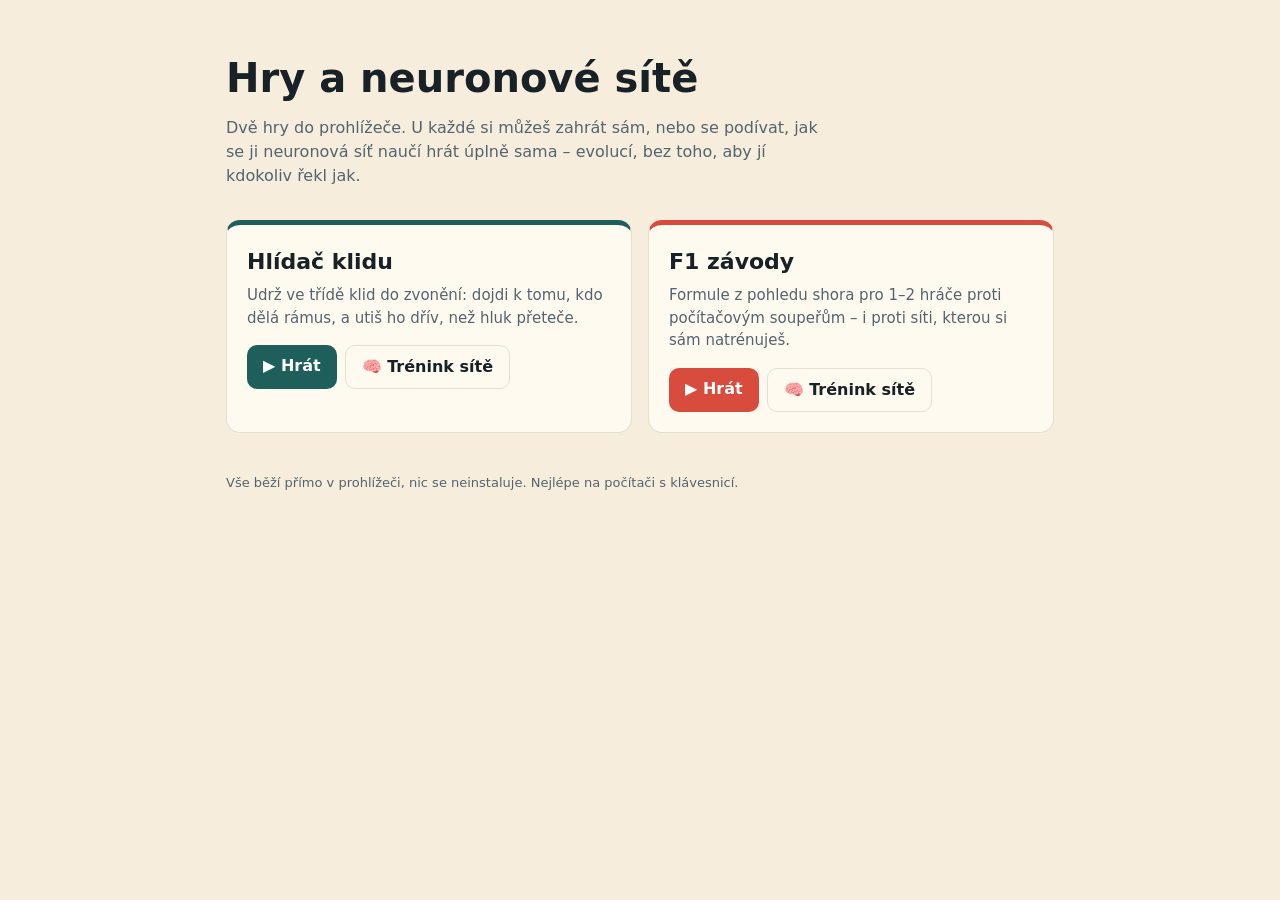
<file: index.html>
<!doctype html>
<html lang="cs">
<head>
<meta charset="utf-8">
<meta name="viewport" content="width=device-width, initial-scale=1">
<title>Hry a neuronové sítě</title>
<style>
  :root { --ink: #172126; --muted: #53646f; --paper: #f6eddc; --card: #fffaf0; --line: rgba(23, 33, 38, .12);
    --accent: #1f5f5b; --red: #d84c3d; }
  @media (prefers-color-scheme: dark) {
    :root { --ink: #f2ede3; --muted: #a9b4ba; --paper: #172126; --card: #213036; --line: rgba(255, 255, 255, .12);
      --accent: #5fb3a9; --red: #ef7b6d; }
  }
  * { box-sizing: border-box; }
  body { margin: 0; background: var(--paper); color: var(--ink); font-family: "Segoe UI", system-ui, -apple-system, sans-serif;
    line-height: 1.5; }
  main { max-width: 860px; margin: 0 auto; padding: 48px 16px 64px; }
  h1 { font-size: clamp(28px, 5vw, 40px); margin: 0 0 8px; }
  .lead { color: var(--muted); margin: 0 0 32px; max-width: 60ch; }
  .games { display: grid; grid-template-columns: repeat(auto-fit, minmax(260px, 1fr)); gap: 16px; }
  .game { background: var(--card); border: 1px solid var(--line); border-radius: 14px; padding: 20px; border-top: 5px solid var(--accent); }
  .game.f1 { border-top-color: var(--red); }
  .game h2 { margin: 0 0 6px; font-size: 22px; }
  .game p { margin: 0 0 16px; color: var(--muted); font-size: 15px; }
  .links { display: flex; flex-wrap: wrap; gap: 8px; }
  .links a { display: inline-block; padding: 9px 16px; border-radius: 10px; font-weight: 700; text-decoration: none;
    background: var(--accent); color: #fff; }
  .game.f1 .links a:first-child { background: var(--red); }
  .links a.secondary { background: transparent; color: var(--ink); border: 1px solid var(--line); }
  .links a:hover { filter: brightness(1.1); }
  footer { margin-top: 40px; color: var(--muted); font-size: 13px; }
</style>
</head>
<body>
<main>
  <h1>Hry a neuronové sítě</h1>
  <p class="lead">Dvě hry do prohlížeče. U každé si můžeš zahrát sám, nebo se podívat, jak se ji neuronová síť
    naučí hrát úplně sama – evolucí, bez toho, aby jí kdokoliv řekl jak.</p>

  <div class="games">
    <section class="game">
      <h2>Hlídač klidu</h2>
      <p>Udrž ve třídě klid do zvonění: dojdi k tomu, kdo dělá rámus, a utiš ho dřív, než hluk přeteče.</p>
      <div class="links">
        <a href="hlidac-klidu/">▶ Hrát</a>
        <a class="secondary" href="hlidac-klidu/trenink/">🧠 Trénink sítě</a>
      </div>
    </section>

    <section class="game f1">
      <h2>F1 závody</h2>
      <p>Formule z pohledu shora pro 1–2 hráče proti počítačovým soupeřům – i proti síti, kterou si sám natrénuješ.</p>
      <div class="links">
        <a href="f1/">▶ Hrát</a>
        <a class="secondary" href="f1/train.html">🧠 Trénink sítě</a>
      </div>
    </section>
  </div>

  <footer>Vše běží přímo v prohlížeči, nic se neinstaluje. Nejlépe na počítači s klávesnicí.</footer>
</main>
</body>
</html>
</file>
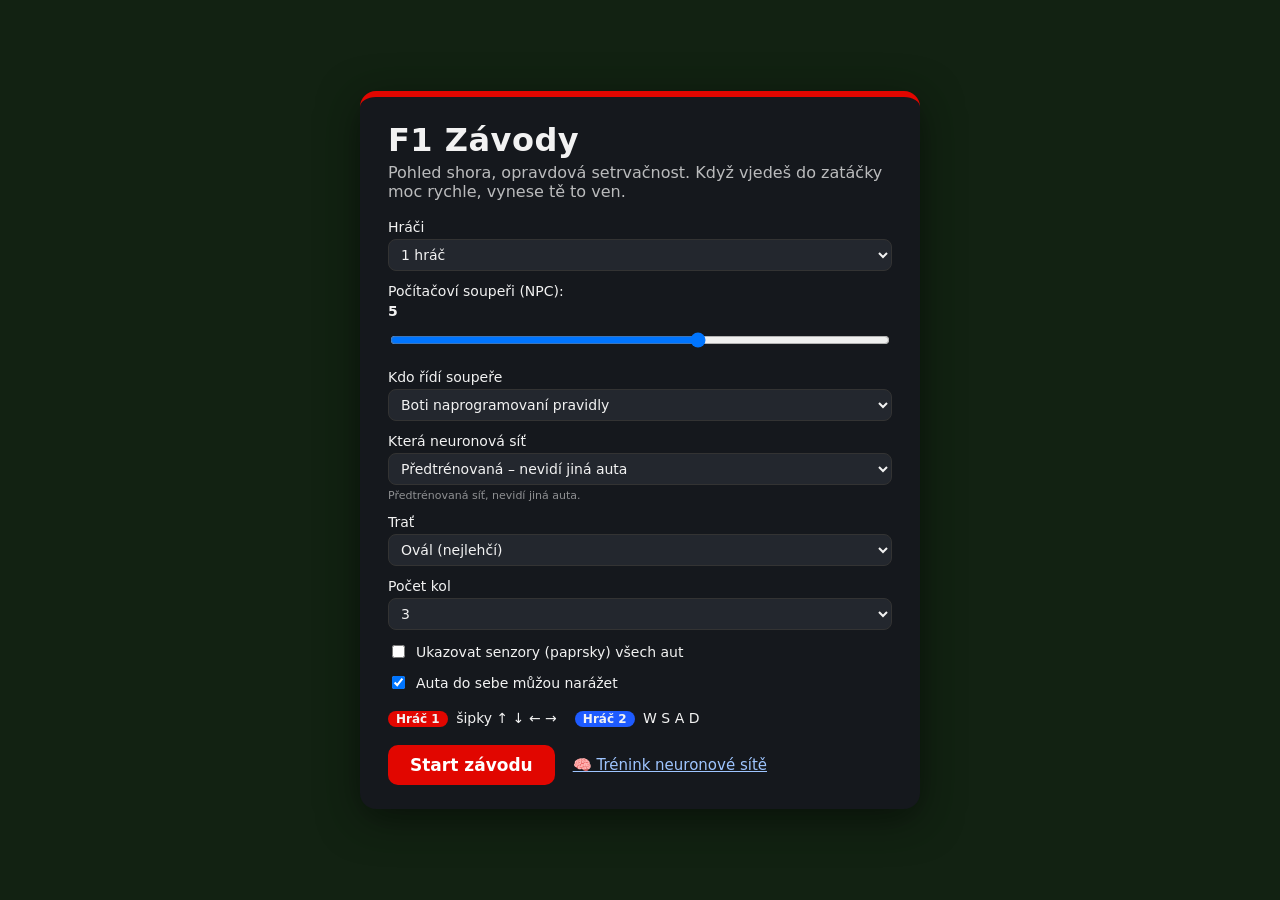
<file: f1/index.html>
<!doctype html>
<html lang="cs">
<head>
<meta charset="utf-8">
<meta name="viewport" content="width=device-width, initial-scale=1">
<title>F1 Závody</title>
<link rel="stylesheet" href="css/style.css">
</head>
<body>
<canvas id="game"></canvas>

<!-- HUD během závodu -->
<div id="hud" class="hidden">
  <div id="sidebar">
  <div id="players"></div>
  <div id="standings" class="panel"></div>
  <div id="inspector" class="panel">
    <div class="insp-title">Co vidí auto <b id="insp-name"></b> <span class="hint">(Tab = další auto)</span></div>
    <div id="insp-bars"></div>
    <div class="insp-row"><span>Rychlost</span><b id="insp-speed"></b></div>
    <div class="insp-row"><span>Směr vůči trati</span><b id="insp-angle"></b></div>
    <div class="insp-row"><span>Na asfaltu</span><b id="insp-road"></b></div>
    <div class="insp-inputs">Vstupy pro neuronovou síť:<br><code id="insp-inputs"></code></div>
    <div class="insp-inputs">Výstupy řidiče:<br><code id="insp-outputs"></code></div>
  </div>
  </div>
  <div id="help">Mezerník = pauza · R = paprsky všech aut · Tab = další auto · Esc = menu</div>
  <div id="lights"><i></i><i></i><i></i><i></i><i></i></div>
  <div id="banner" class="hidden"></div>
</div>

<!-- Menu -->
<div id="menu" class="overlay">
  <div class="card">
    <h1>F1 Závody</h1>
    <p class="sub">Pohled shora, opravdová setrvačnost. Když vjedeš do zatáčky moc rychle, vynese tě to ven.</p>
    <div class="grid">
      <label>Hráči
        <select id="opt-players">
          <option value="0">0 – jen se dívám na boty</option>
          <option value="1" selected>1 hráč</option>
          <option value="2">2 hráči</option>
        </select>
      </label>
      <label>Počítačoví soupeři (NPC): <b id="opt-npc-val">5</b>
        <input id="opt-npc" type="range" min="0" max="8" value="5">
      </label>
      <label>Kdo řídí soupeře
        <select id="opt-npc-type">
          <option value="rules">Boti naprogramovaní pravidly</option>
          <option value="nn">Neuronová síť (naučená sama)</option>
          <option value="mix">Napůl boti, napůl síť</option>
        </select>
      </label>
      <label>Která neuronová síť
        <select id="opt-brain">
          <option value="saved">Z mého tréninku</option>
          <option value="pre">Předtrénovaná – nevidí jiná auta</option>
          <option value="overtake">Předtrénovaná – umí předjíždět</option>
        </select>
        <span class="hint" id="opt-brain-info"></span>
      </label>
      <label>Trať
        <select id="opt-track"></select>
      </label>
      <label>Počet kol
        <select id="opt-laps">
          <option>1</option><option>2</option><option selected>3</option><option>5</option><option>10</option>
        </select>
      </label>
      <label class="check"><input id="opt-rays" type="checkbox"> Ukazovat senzory (paprsky) všech aut</label>
      <label class="check"><input id="opt-coll" type="checkbox" checked> Auta do sebe můžou narážet</label>
    </div>
    <div class="controls">
      <div><span class="pill red">Hráč 1</span> šipky ↑ ↓ ← →</div>
      <div><span class="pill blue">Hráč 2</span> W S A D</div>
    </div>
    <div class="buttons">
      <button id="btn-start">Start závodu</button>
      <a class="btn-link" href="train.html">🧠 Trénink neuronové sítě</a>
    </div>
  </div>
</div>

<!-- Výsledky -->
<div id="results" class="overlay hidden">
  <div class="card">
    <h1>Výsledky</h1>
    <table id="results-table"></table>
    <div class="buttons">
      <button id="btn-again">Znovu</button>
      <button id="btn-menu" class="secondary">Menu</button>
    </div>
  </div>
</div>

<script src="js/engine.js"></script>
<script src="js/neural.js"></script>
<script src="js/pretrained.js"></script>
<script src="js/pretrained-overtake.js"></script>
<script src="js/render.js"></script>
<script src="js/game.js"></script>
</body>
</html>
</file>
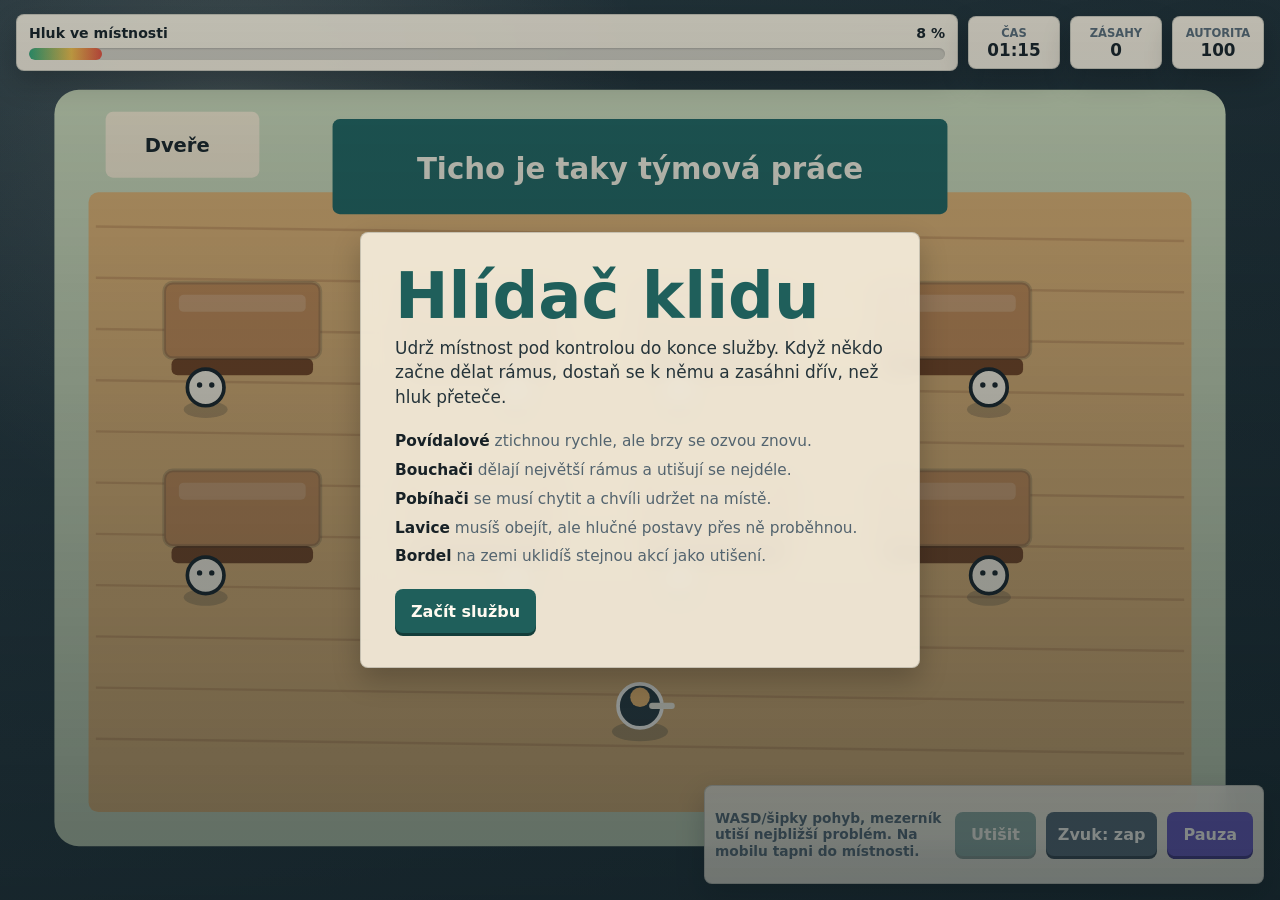
<file: hlidac-klidu/index.html>
<!doctype html>
<html lang="cs">
<head>
  <meta charset="utf-8">
  <meta name="viewport" content="width=device-width, initial-scale=1">
  <meta name="description" content="Rychlá arkádová hra o hlídači klidu ve školní místnosti.">
  <title>Hlídač klidu</title>
  <link rel="icon" type="image/svg+xml" href="data:image/svg+xml,%3Csvg xmlns='http://www.w3.org/2000/svg' viewBox='0 0 64 64'%3E%3Crect width='64' height='64' rx='12' fill='%231f5f5b'/%3E%3Cpath d='M14 18h36v22H14z' fill='%23f6e8c8'/%3E%3Cpath d='M20 26h24M20 34h14' stroke='%23163b37' stroke-width='4' stroke-linecap='round'/%3E%3Ccircle cx='46' cy='45' r='8' fill='%23d84c3d'/%3E%3Cpath d='M43 45h6' stroke='white' stroke-width='4' stroke-linecap='round'/%3E%3C/svg%3E">
  <style>
    :root {
      --ink: #172126;
      --muted: #53646f;
      --paper: #f6eddc;
      --wall: #d9dfc7;
      --board: #1f5f5b;
      --floor: #d4a86c;
      --floor-dark: #bd8950;
      --wood: #8e5834;
      --wood-light: #bc8450;
      --calm: #2f9f73;
      --alert: #d84c3d;
      --violet: #6352b8;
      --blue: #327fc2;
      --shadow: rgba(23, 33, 38, 0.22);
      color-scheme: light;
      font-family: Inter, ui-sans-serif, system-ui, -apple-system, BlinkMacSystemFont, "Segoe UI", sans-serif;
    }

    * {
      box-sizing: border-box;
    }

    html,
    body {
      width: 100%;
      height: 100%;
      margin: 0;
      overflow: hidden;
      background: #22323a;
      color: var(--ink);
    }

    body {
      display: grid;
      place-items: stretch;
    }

    .game-shell {
      position: relative;
      min-height: 100vh;
      min-height: 100dvh;
      isolation: isolate;
      background:
        radial-gradient(circle at 18% 12%, rgba(246, 237, 220, 0.16), transparent 26rem),
        linear-gradient(145deg, #27383f 0%, #16252b 100%);
    }

    canvas {
      position: absolute;
      inset: 0;
      width: 100%;
      height: 100%;
      display: block;
      touch-action: none;
      cursor: crosshair;
    }

    .hud {
      position: absolute;
      z-index: 2;
      left: 16px;
      right: 16px;
      top: 14px;
      display: grid;
      grid-template-columns: minmax(180px, 1fr) auto auto auto;
      gap: 10px;
      align-items: center;
      pointer-events: none;
    }

    .meter,
    .stat,
    .action-panel,
    .overlay-panel {
      border: 1px solid rgba(23, 33, 38, 0.18);
      background: rgba(246, 237, 220, 0.92);
      box-shadow: 0 12px 28px rgba(0, 0, 0, 0.22);
      backdrop-filter: blur(10px);
    }

    .meter {
      min-width: 0;
      padding: 10px 12px;
      border-radius: 8px;
    }

    .meter-row {
      display: flex;
      justify-content: space-between;
      gap: 12px;
      margin-bottom: 7px;
      color: var(--ink);
      font-size: 0.88rem;
      font-weight: 750;
      letter-spacing: 0;
    }

    .meter-track {
      height: 12px;
      overflow: hidden;
      border-radius: 999px;
      background: rgba(23, 33, 38, 0.16);
      box-shadow: inset 0 1px 2px rgba(0, 0, 0, 0.16);
    }

    .meter-fill {
      width: 0%;
      height: 100%;
      border-radius: inherit;
      background: linear-gradient(90deg, var(--calm), #e3b447 58%, var(--alert));
      transition: width 120ms linear;
    }

    .stat {
      min-width: 92px;
      border-radius: 8px;
      padding: 9px 11px;
      text-align: center;
      white-space: nowrap;
    }

    .stat span {
      display: block;
      color: var(--muted);
      font-size: 0.72rem;
      font-weight: 700;
      text-transform: uppercase;
    }

    .stat strong {
      display: block;
      margin-top: 1px;
      color: var(--ink);
      font-size: 1.05rem;
      line-height: 1.1;
    }

    .action-panel {
      position: absolute;
      z-index: 2;
      right: 16px;
      bottom: 16px;
      display: flex;
      gap: 10px;
      align-items: center;
      padding: 10px;
      border-radius: 8px;
    }

    button {
      min-height: 44px;
      border: 0;
      border-radius: 8px;
      padding: 0 16px;
      background: var(--board);
      color: #fffaf0;
      font: inherit;
      font-weight: 800;
      cursor: pointer;
      box-shadow: 0 3px 0 #133d3a;
    }

    button:active {
      transform: translateY(2px);
      box-shadow: 0 1px 0 #133d3a;
    }

    button.secondary {
      background: var(--violet);
      box-shadow: 0 3px 0 #3d317d;
    }

    button.sound-toggle {
      min-width: 104px;
      padding-inline: 12px;
      background: #53646f;
      box-shadow: 0 3px 0 #344149;
    }

    button:disabled {
      cursor: default;
      opacity: 0.48;
      transform: none;
    }

    .hint {
      color: var(--muted);
      font-size: 0.86rem;
      font-weight: 650;
      line-height: 1.2;
      max-width: 230px;
    }

    .overlay {
      position: absolute;
      z-index: 3;
      inset: 0;
      display: grid;
      place-items: center;
      padding: 18px;
      background: linear-gradient(180deg, rgba(18, 32, 38, 0.18), rgba(18, 32, 38, 0.56));
    }

    .overlay[hidden] {
      display: none;
    }

    .overlay-panel {
      width: min(560px, 100%);
      border-radius: 8px;
      padding: clamp(20px, 4vw, 34px);
    }

    h1 {
      margin: 0 0 10px;
      font-size: clamp(2.1rem, 5vw, 4.4rem);
      line-height: 0.92;
      letter-spacing: 0;
      color: var(--board);
    }

    .lead {
      margin: 0 0 22px;
      color: #25343a;
      font-size: 1.06rem;
      line-height: 1.45;
      max-width: 46ch;
    }

    .rules {
      display: grid;
      gap: 8px;
      margin: 0 0 22px;
      padding: 0;
      list-style: none;
      color: var(--muted);
      font-size: 0.96rem;
      line-height: 1.35;
    }

    .rules strong {
      color: var(--ink);
    }

    .overlay-actions {
      display: flex;
      flex-wrap: wrap;
      gap: 10px;
      align-items: center;
    }

    .sr-only {
      position: absolute;
      width: 1px;
      height: 1px;
      padding: 0;
      margin: -1px;
      overflow: hidden;
      clip: rect(0, 0, 0, 0);
      white-space: nowrap;
      border: 0;
    }

    @media (max-width: 780px) {
      .hud {
        left: 10px;
        right: 10px;
        top: 10px;
        grid-template-columns: 1fr 1fr;
      }

      .meter {
        grid-column: 1 / -1;
      }

      .stat {
        min-width: 0;
        padding: 8px 9px;
      }

      .action-panel {
        left: 10px;
        right: 10px;
        bottom: 10px;
        justify-content: space-between;
      }

      .hint {
        display: none;
      }

      .action-panel {
        gap: 7px;
      }

      .action-panel button {
        flex: 1;
        min-width: 0;
        padding-inline: 10px;
      }

      button.sound-toggle {
        min-width: 0;
      }
    }
  </style>
</head>
<body>
  <main class="game-shell" aria-label="Hra Hlídač klidu">
    <canvas id="game" aria-hidden="true"></canvas>

    <section class="hud" aria-label="Stav hry">
      <div class="meter">
        <div class="meter-row">
          <span>Hluk ve místnosti</span>
          <span id="noiseLabel">0 %</span>
        </div>
        <div class="meter-track" aria-hidden="true">
          <div class="meter-fill" id="noiseFill"></div>
        </div>
      </div>
      <div class="stat">
        <span>Čas</span>
        <strong id="timeLabel">01:15</strong>
      </div>
      <div class="stat">
        <span>Zásahy</span>
        <strong id="scoreLabel">0</strong>
      </div>
      <div class="stat">
        <span>Autorita</span>
        <strong id="authorityLabel">100</strong>
      </div>
    </section>

    <section class="action-panel" aria-label="Ovladani">
      <p class="hint">WASD/šipky pohyb, mezerník utiší nejbližší problém. Na mobilu tapni do místnosti.</p>
      <button id="calmButton" type="button">Utišit</button>
      <button id="soundButton" class="sound-toggle" type="button" aria-pressed="true">Zvuk: zap</button>
      <button id="pauseButton" class="secondary" type="button">Pauza</button>
    </section>

    <section class="overlay" id="overlay">
      <div class="overlay-panel">
        <h1 id="overlayTitle">Hlídač klidu</h1>
        <p class="lead" id="overlayText">Udrž místnost pod kontrolou do konce služby. Když někdo začne dělat rámus, dostaň se k němu a zasáhni dřív, než hluk přeteče.</p>
        <ul class="rules">
          <li><strong>Povídalové</strong> ztichnou rychle, ale brzy se ozvou znovu.</li>
          <li><strong>Bouchači</strong> dělají největší rámus a utišují se nejdéle.</li>
          <li><strong>Pobíhači</strong> se musí chytit a chvíli udržet na místě.</li>
          <li><strong>Lavice</strong> musíš obejít, ale hlučné postavy přes ně proběhnou.</li>
          <li><strong>Bordel</strong> na zemi uklidíš stejnou akcí jako utišení.</li>
        </ul>
        <div class="overlay-actions">
          <button id="startButton" type="button">Začít službu</button>
          <button id="restartButton" class="secondary" type="button" hidden>Hrát znovu</button>
        </div>
      </div>
    </section>

    <p class="sr-only" id="liveStatus" aria-live="polite">Hra je připravená.</p>
  </main>

  <script>
    (() => {
      const canvas = document.getElementById("game");
      const ctx = canvas.getContext("2d");
      const noiseFill = document.getElementById("noiseFill");
      const noiseLabel = document.getElementById("noiseLabel");
      const timeLabel = document.getElementById("timeLabel");
      const scoreLabel = document.getElementById("scoreLabel");
      const authorityLabel = document.getElementById("authorityLabel");
      const overlay = document.getElementById("overlay");
      const overlayTitle = document.getElementById("overlayTitle");
      const overlayText = document.getElementById("overlayText");
      const startButton = document.getElementById("startButton");
      const restartButton = document.getElementById("restartButton");
      const calmButton = document.getElementById("calmButton");
      const soundButton = document.getElementById("soundButton");
      const pauseButton = document.getElementById("pauseButton");
      const liveStatus = document.getElementById("liveStatus");

      const room = {
        x: 0,
        y: 0,
        w: 960,
        h: 620,
        padding: 46
      };

      const state = {
        mode: "menu",
        width: 0,
        height: 0,
        scale: 1,
        noise: 0,
        timeLeft: 75,
        duration: 75,
        score: 0,
        authority: 100,
        spawnTimer: 0,
        messTimer: 10,
        lastTime: 0,
        pointerTarget: null,
        shake: 0,
        messageTimer: 0,
        message: "",
        students: [],
        messes: []
      };

      const keys = new Set();
      const desks = [
        { x: 154, y: 188 }, { x: 348, y: 188 }, { x: 542, y: 188 }, { x: 736, y: 188 },
        { x: 154, y: 342 }, { x: 348, y: 342 }, { x: 542, y: 342 }, { x: 736, y: 342 }
      ];
      const deskObstacles = desks.map((desk) => ({
        left: desk.x - 64,
        right: desk.x + 64,
        top: desk.y - 30,
        bottom: desk.y + 46
      }));

      const types = [
        { name: "Povídal", color: "#327fc2", noise: 11, calmTime: 0.65, authority: 7, speed: 36, chance: 0.46 },
        { name: "Bouchač", color: "#d84c3d", noise: 17, calmTime: 2.6, authority: 16, speed: 24, chance: 0.24 },
        { name: "Papírkář", color: "#e1a535", noise: 9, calmTime: 1.05, authority: 10, speed: 31, chance: 0.19 },
        { name: "Pobíhač", color: "#6352b8", noise: 13, calmTime: 1.8, authority: 13, speed: 68, chance: 0.11 }
      ];

      const audio = {
        enabled: true,
        context: null,
        master: null,
        compressor: null,
        noiseBuffer: null,
        nextVoiceAt: 0,
        phrases: ["Psst, hele", "Počkej", "To snad ne", "Poslouchej"]
      };

      const player = {
        x: 480,
        y: 505,
        r: 18,
        collisionRadius: 14,
        speed: 178,
        facing: 0,
        action: 0,
        actionTotal: 0,
        targetId: null
      };

      function resize() {
        const dpr = Math.max(1, Math.min(2, window.devicePixelRatio || 1));
        state.width = window.innerWidth;
        state.height = window.innerHeight;
        canvas.width = Math.floor(state.width * dpr);
        canvas.height = Math.floor(state.height * dpr);
        ctx.setTransform(dpr, 0, 0, dpr, 0, 0);

        const availableW = state.width - 24;
        const availableH = state.height - 130;
        state.scale = Math.min(availableW / room.w, availableH / room.h);
        state.scale = Math.max(0.58, Math.min(1.22, state.scale));
        room.x = (state.width - room.w * state.scale) / 2;
        room.y = Math.max(82, (state.height - room.h * state.scale) / 2 + 18);
      }

      function toScreenX(x) {
        return room.x + x * state.scale;
      }

      function toScreenY(y) {
        return room.y + y * state.scale;
      }

      function toWorld(clientX, clientY) {
        return {
          x: (clientX - room.x) / state.scale,
          y: (clientY - room.y) / state.scale
        };
      }

      function clamp(value, min, max) {
        return Math.max(min, Math.min(max, value));
      }

      function hitsDesk(x, y, radius = player.collisionRadius) {
        return deskObstacles.some((desk) => {
          const nearestX = clamp(x, desk.left, desk.right);
          const nearestY = clamp(y, desk.top, desk.bottom);
          const offsetX = x - nearestX;
          const offsetY = y - nearestY;
          return offsetX * offsetX + offsetY * offsetY < radius * radius;
        });
      }

      function dist(a, b) {
        return Math.hypot(a.x - b.x, a.y - b.y);
      }

      function chooseType() {
        const roll = Math.random();
        let acc = 0;
        for (const type of types) {
          acc += type.chance;
          if (roll <= acc) return type;
        }
        return types[0];
      }

      function ensureAudio() {
        if (!audio.enabled) return;
        const AudioEngine = window.AudioContext || window.webkitAudioContext;
        if (!AudioEngine) {
          audio.enabled = false;
          soundButton.textContent = "Zvuk: nelze";
          soundButton.disabled = true;
          return;
        }

        if (!audio.context) {
          audio.context = new AudioEngine();
          audio.master = audio.context.createGain();
          audio.master.gain.value = 0.92;
          audio.compressor = audio.context.createDynamicsCompressor();
          audio.compressor.threshold.value = -16;
          audio.compressor.knee.value = 14;
          audio.compressor.ratio.value = 4;
          audio.compressor.attack.value = 0.004;
          audio.compressor.release.value = 0.24;
          audio.master.connect(audio.compressor);
          audio.compressor.connect(audio.context.destination);

          const length = Math.floor(audio.context.sampleRate * 1.2);
          audio.noiseBuffer = audio.context.createBuffer(1, length, audio.context.sampleRate);
          const data = audio.noiseBuffer.getChannelData(0);
          for (let i = 0; i < length; i += 1) data[i] = Math.random() * 2 - 1;
        }

        if (audio.context.state === "suspended") audio.context.resume().catch(() => {});
      }

      function setSoundEnabled(enabled) {
        audio.enabled = enabled;
        soundButton.textContent = enabled ? "Zvuk: zap" : "Zvuk: vyp";
        soundButton.setAttribute("aria-pressed", String(enabled));
        if (enabled) {
          ensureAudio();
        } else {
          if ("speechSynthesis" in window) window.speechSynthesis.cancel();
          if (audio.context && audio.context.state === "running") audio.context.suspend().catch(() => {});
        }
      }

      function spatialOutput(student, volume) {
        const context = audio.context;
        const output = context.createGain();
        const distance = Math.hypot(player.x - student.x, player.y - student.y);
        output.gain.value = volume * clamp(1 - distance / 1400, 0.62, 1);
        if (context.createStereoPanner) {
          const panner = context.createStereoPanner();
          panner.pan.value = clamp((student.x - player.x) / 520, -0.82, 0.82);
          output.connect(panner);
          panner.connect(audio.master);
        } else {
          output.connect(audio.master);
        }
        return output;
      }

      function playKnock(student) {
        const context = audio.context;
        const output = spatialOutput(student, 0.94);
        const now = context.currentTime;
        [0, 0.17].forEach((delay, index) => {
          const oscillator = context.createOscillator();
          const envelope = context.createGain();
          oscillator.type = "sine";
          oscillator.frequency.setValueAtTime(index ? 102 : 128, now + delay);
          oscillator.frequency.exponentialRampToValueAtTime(66, now + delay + 0.14);
          envelope.gain.setValueAtTime(0.0001, now + delay);
          envelope.gain.exponentialRampToValueAtTime(0.8, now + delay + 0.008);
          envelope.gain.exponentialRampToValueAtTime(0.0001, now + delay + 0.16);
          oscillator.connect(envelope);
          envelope.connect(output);
          oscillator.start(now + delay);
          oscillator.stop(now + delay + 0.18);
        });
      }

      function playRustle(student) {
        const context = audio.context;
        const now = context.currentTime;
        const output = spatialOutput(student, 0.78);
        const source = context.createBufferSource();
        const filter = context.createBiquadFilter();
        const envelope = context.createGain();
        source.buffer = audio.noiseBuffer;
        source.playbackRate.value = 0.85 + Math.random() * 0.45;
        filter.type = "bandpass";
        filter.frequency.value = 2800 + Math.random() * 900;
        filter.Q.value = 0.75;
        envelope.gain.setValueAtTime(0.0001, now);
        envelope.gain.linearRampToValueAtTime(0.52, now + 0.04);
        envelope.gain.setValueAtTime(0.18, now + 0.13);
        envelope.gain.linearRampToValueAtTime(0.48, now + 0.19);
        envelope.gain.exponentialRampToValueAtTime(0.0001, now + 0.34);
        source.connect(filter);
        filter.connect(envelope);
        envelope.connect(output);
        source.start(now, Math.random() * 0.5, 0.36);
      }

      function playSteps(student) {
        const context = audio.context;
        const output = spatialOutput(student, 0.76);
        const now = context.currentTime;
        [0, 0.2].forEach((delay, index) => {
          const oscillator = context.createOscillator();
          const envelope = context.createGain();
          oscillator.type = "triangle";
          oscillator.frequency.setValueAtTime(index ? 72 : 86, now + delay);
          oscillator.frequency.exponentialRampToValueAtTime(46, now + delay + 0.1);
          envelope.gain.setValueAtTime(0.0001, now + delay);
          envelope.gain.exponentialRampToValueAtTime(0.5, now + delay + 0.01);
          envelope.gain.exponentialRampToValueAtTime(0.0001, now + delay + 0.12);
          oscillator.connect(envelope);
          envelope.connect(output);
          oscillator.start(now + delay);
          oscillator.stop(now + delay + 0.13);
        });
      }

      function playChatter(student) {
        playRustle(student);
        if (!("speechSynthesis" in window) || performance.now() < audio.nextVoiceAt || window.speechSynthesis.speaking) return;
        const utterance = new SpeechSynthesisUtterance(audio.phrases[Math.floor(Math.random() * audio.phrases.length)]);
        const voices = window.speechSynthesis.getVoices();
        utterance.voice = voices.find((voice) => voice.lang.toLowerCase().startsWith("cs")) || null;
        utterance.lang = "cs-CZ";
        utterance.volume = 0.72;
        utterance.rate = 1.18 + Math.random() * 0.16;
        utterance.pitch = 0.88 + Math.random() * 0.28;
        window.speechSynthesis.speak(utterance);
        audio.nextVoiceAt = performance.now() + 3900;
      }

      function playHush(student) {
        if (!audio.enabled) return;
        ensureAudio();
        if (!audio.context) return;
        const context = audio.context;
        const now = context.currentTime;
        const output = spatialOutput(student, 0.58);
        const source = context.createBufferSource();
        const filter = context.createBiquadFilter();
        const envelope = context.createGain();
        source.buffer = audio.noiseBuffer;
        filter.type = "highpass";
        filter.frequency.value = 3200;
        envelope.gain.setValueAtTime(0.0001, now);
        envelope.gain.linearRampToValueAtTime(0.36, now + 0.07);
        envelope.gain.exponentialRampToValueAtTime(0.0001, now + 0.52);
        source.connect(filter);
        filter.connect(envelope);
        envelope.connect(output);
        source.start(now, 0, 0.55);
      }

      function playStudentSound(student) {
        if (!audio.enabled || !audio.context || audio.context.state !== "running") return;
        if (student.type.name === "Bouchač") playKnock(student);
        else if (student.type.name === "Papírkář") playRustle(student);
        else if (student.type.name === "Pobíhač") playSteps(student);
        else playChatter(student);
      }

      function nextSoundDelay(student) {
        if (student.type.name === "Bouchač") return 1.1 + Math.random() * 1.15;
        if (student.type.name === "Papírkář") return 1.35 + Math.random() * 1.3;
        if (student.type.name === "Pobíhač") return 0.72 + Math.random() * 0.55;
        return 2.1 + Math.random() * 1.8;
      }

      function updateAudio(dt) {
        if (!audio.enabled || !audio.context || state.mode !== "playing") return;
        for (const student of state.students) {
          if (!student.noisy || student.beingCalmed) continue;
          student.soundTimer -= dt;
          if (student.soundTimer <= 0) {
            playStudentSound(student);
            student.soundTimer = nextSoundDelay(student);
          }
        }
      }

      function resetGame() {
        state.noise = 8;
        state.timeLeft = state.duration;
        state.score = 0;
        state.authority = 100;
        state.spawnTimer = 1.5;
        state.messTimer = 8;
        state.pointerTarget = null;
        state.shake = 0;
        state.message = "";
        state.messageTimer = 0;
        state.messes = [];
        player.x = 480;
        player.y = 505;
        player.action = 0;
        player.actionTotal = 0;
        player.targetId = null;

        state.students = desks.map((desk, index) => {
          const type = types[index % types.length];
          const side = index % 2 === 0 ? -1 : 1;
          return {
            id: crypto.randomUUID ? crypto.randomUUID() : String(Date.now() + index),
            x: desk.x + side * 30,
            y: desk.y + 56,
            homeX: desk.x + side * 30,
            homeY: desk.y + 56,
            r: 15,
            type,
            noisy: false,
            beingCalmed: false,
            noiseAge: 0,
            soundTimer: 0.3 + Math.random() * 1.2,
            calmCooldown: 2 + Math.random() * 4,
            wander: Math.random() * Math.PI * 2,
            vx: 0,
            vy: 0
          };
        });

        updateHud();
      }

      function setMode(mode, title, text) {
        state.mode = mode;
        if (mode === "playing") {
          overlay.hidden = true;
          liveStatus.textContent = "Služba začala.";
          pauseButton.textContent = "Pauza";
          if (audio.enabled) ensureAudio();
          return;
        }

        if ("speechSynthesis" in window) window.speechSynthesis.cancel();
        if (audio.context && audio.context.state === "running") audio.context.suspend().catch(() => {});

        overlay.hidden = false;
        overlayTitle.textContent = title;
        overlayText.textContent = text;
        startButton.hidden = mode !== "menu";
        restartButton.hidden = mode === "menu";
        pauseButton.textContent = mode === "paused" ? "Pokračovat" : "Pauza";
        liveStatus.textContent = text;
      }

      function startGame() {
        ensureAudio();
        resetGame();
        setMode("playing");
      }

      function pauseGame() {
        if (state.mode === "playing") {
          setMode("paused", "Pauza", "Místnost zatím drží. Nadechni se a vrať se do služby.");
        } else if (state.mode === "paused") {
          setMode("playing");
        }
      }

      function spawnNoise() {
        const calmStudents = state.students.filter((student) => !student.noisy && student.calmCooldown <= 0);
        if (!calmStudents.length) return;
        const student = calmStudents[Math.floor(Math.random() * calmStudents.length)];
        student.type = chooseType();
        student.noisy = true;
        student.beingCalmed = false;
        student.noiseAge = 0;
        student.soundTimer = 0.08 + Math.random() * 0.45;
        student.wander = Math.random() * Math.PI * 2;
        state.message = student.type.name + " dělá rámus";
        state.messageTimer = 1.4;
      }

      function spawnMess() {
        if (state.messes.length >= 5) return;
        const kind = Math.random() > 0.45 ? "papir" : "zidle";
        state.messes.push({
          id: crypto.randomUUID ? crypto.randomUUID() : String(Date.now() + Math.random()),
          kind,
          x: 110 + Math.random() * 740,
          y: 160 + Math.random() * 360,
          r: kind === "papir" ? 13 : 18,
          noise: kind === "papir" ? 3.8 : 5.8,
          spin: Math.random() * Math.PI * 2
        });
      }

      function nearestProblem() {
        let best = null;
        let bestDistance = Infinity;
        for (const student of state.students) {
          if (!student.noisy) continue;
          const d = Math.hypot(player.x - student.x, player.y - student.y);
          if (d < bestDistance) {
            best = { kind: "student", item: student, distance: d };
            bestDistance = d;
          }
        }
        for (const mess of state.messes) {
          const d = Math.hypot(player.x - mess.x, player.y - mess.y);
          if (d < bestDistance) {
            best = { kind: "mess", item: mess, distance: d };
            bestDistance = d;
          }
        }
        return best;
      }

      function calmAction() {
        if (state.mode !== "playing" || player.action > 0) return;
        const problem = nearestProblem();
        if (!problem || problem.distance > 74) {
          state.message = "Přibliž se k problému";
          state.messageTimer = 1.1;
          state.authority = Math.max(0, state.authority - 3);
          return;
        }

        const authorityCost = problem.kind === "student" ? problem.item.type.authority : 7;
        if (state.authority < authorityCost) {
          state.message = "Chybí autorita";
          state.messageTimer = 1.1;
          return;
        }

        player.action = problem.kind === "student" ? problem.item.type.calmTime : 0.7;
        player.actionTotal = player.action;
        player.targetId = problem.item.id;
        state.authority = Math.max(0, state.authority - authorityCost);

        if (problem.kind === "student") {
          problem.item.beingCalmed = true;
          state.message = "Utišuji: " + problem.item.type.name;
          playHush(problem.item);
        } else {
          state.message = problem.item.kind === "papir" ? "Sbírám papírky" : "Rovnám židli";
        }
        state.messageTimer = 1.4;
      }

      function finishAction() {
        const student = state.students.find((item) => item.id === player.targetId);
        if (student) {
          student.noisy = false;
          student.beingCalmed = false;
          student.noiseAge = 0;
          student.calmCooldown = 5 + Math.random() * 5;
          state.noise = Math.max(0, state.noise - 7);
          state.message = "Zásah: " + student.type.name + " ztichl";
        } else {
          const mess = state.messes.find((item) => item.id === player.targetId);
          if (!mess) return;
          state.messes = state.messes.filter((item) => item.id !== mess.id);
          state.noise = Math.max(0, state.noise - 5);
          state.message = mess.kind === "papir" ? "Papírky uklizené" : "Židle zpátky na místě";
        }
        state.score += 1;
        state.messageTimer = 1.4;
        player.targetId = null;
        player.actionTotal = 0;
      }

      function updateAction(dt) {
        if (player.action <= 0) return;
        const student = state.students.find((item) => item.id === player.targetId);
        const mess = state.messes.find((item) => item.id === player.targetId);
        const target = student || mess;
        if (!target || Math.hypot(player.x - target.x, player.y - target.y) > 88) {
          if (student) student.beingCalmed = false;
          player.action = 0;
          player.actionTotal = 0;
          player.targetId = null;
          state.message = "Zásah přerušen: jsi příliš daleko";
          state.messageTimer = 1.4;
          return;
        }

        player.action = Math.max(0, player.action - dt);
        if (player.action === 0) finishAction();
      }

      function update(dt) {
        if (state.mode !== "playing") return;

        state.timeLeft -= dt;
        state.spawnTimer -= dt;
        state.messTimer -= dt;
        state.messageTimer = Math.max(0, state.messageTimer - dt);
        state.authority = Math.min(100, state.authority + dt * 8.5);

        const elapsed = state.duration - state.timeLeft;
        const pressure = 1 + elapsed / state.duration;
        if (state.spawnTimer <= 0) {
          spawnNoise();
          state.spawnTimer = Math.max(0.72, 3.1 - pressure * 0.85 - Math.random() * 0.8);
        }
        if (state.messTimer <= 0) {
          spawnMess();
          state.messTimer = Math.max(4.2, 9.5 - pressure * 1.9 + Math.random() * 2.4);
        }

        updatePlayer(dt);
        updateAction(dt);
        updateStudents(dt);
        updateAudio(dt);

        let addedNoise = 0;
        for (const student of state.students) {
          if (student.noisy) {
            student.noiseAge += dt;
            addedNoise += student.type.noise * (1 + Math.min(0.75, student.noiseAge / 8));
          } else {
            student.calmCooldown -= dt;
          }
        }
        for (const mess of state.messes) {
          mess.spin += dt * 2.3;
          addedNoise += mess.noise;
        }

        const quietBonus = addedNoise <= 0 ? 13 : 2.2;
        state.noise += (addedNoise * 0.052 - quietBonus) * dt;
        state.noise = clamp(state.noise, 0, 100);
        state.shake = Math.max(0, state.shake - dt * 2.5);
        if (state.noise > 82) state.shake = Math.max(state.shake, (state.noise - 82) / 80);

        if (state.noise >= 100) {
          setMode("lost", "Příliš velký rámus", "Místnost vybuchla hlukem. Zvládl/a jsi " + state.score + " zásahů.");
        } else if (state.timeLeft <= 0) {
          setMode("won", "Služba zvládnutá", "Udržel/a jsi klid až do zvonění. Počet zásahů: " + state.score + ".");
        }

        updateHud();
      }

      function updatePlayer(dt) {
        let dx = 0;
        let dy = 0;
        if (keys.has("arrowleft") || keys.has("a")) dx -= 1;
        if (keys.has("arrowright") || keys.has("d")) dx += 1;
        if (keys.has("arrowup") || keys.has("w")) dy -= 1;
        if (keys.has("arrowdown") || keys.has("s")) dy += 1;

        if (dx || dy) {
          state.pointerTarget = null;
          const length = Math.hypot(dx, dy);
          dx /= length;
          dy /= length;
        } else if (state.pointerTarget) {
          dx = state.pointerTarget.x - player.x;
          dy = state.pointerTarget.y - player.y;
          const length = Math.hypot(dx, dy);
          if (length < 7) {
            state.pointerTarget = null;
            dx = 0;
            dy = 0;
          } else {
            dx /= length;
            dy /= length;
          }
        }

        const speed = player.action > 0 ? player.speed * 0.32 : player.speed;
        const previousX = player.x;
        const previousY = player.y;
        const nextX = clamp(player.x + dx * speed * dt, room.padding, room.w - room.padding);
        if (!hitsDesk(nextX, player.y)) player.x = nextX;
        const nextY = clamp(player.y + dy * speed * dt, 118, room.h - room.padding);
        if (!hitsDesk(player.x, nextY)) player.y = nextY;

        if (state.pointerTarget && (dx || dy) && Math.hypot(player.x - previousX, player.y - previousY) < 0.05) {
          state.pointerTarget = null;
          state.message = "Lavice je v cestě";
          state.messageTimer = 1.1;
        }
        if (dx || dy) player.facing = Math.atan2(dy, dx);
      }

      function updateStudents(dt) {
        for (const student of state.students) {
          const roaming = student.type.name === "Pobíhač" && student.noisy;
          const speed = roaming ? student.type.speed : student.type.speed * 0.3;
          if (student.beingCalmed) {
            student.vx = 0;
            student.vy = 0;
          } else if (student.noisy) {
            student.wander += (Math.random() - 0.5) * dt * (roaming ? 4.5 : 2.1);
            student.vx = Math.cos(student.wander) * speed;
            student.vy = Math.sin(student.wander) * speed;
          } else {
            const homeDx = student.homeX - student.x;
            const homeDy = student.homeY - student.y;
            student.vx = homeDx * 1.5;
            student.vy = homeDy * 1.5;
          }

          student.x = clamp(student.x + student.vx * dt, room.padding + 12, room.w - room.padding - 12);
          student.y = clamp(student.y + student.vy * dt, 136, room.h - room.padding - 12);
        }
      }

      function updateHud() {
        const noise = Math.round(state.noise);
        noiseFill.style.width = noise + "%";
        noiseLabel.textContent = noise + " %";
        const seconds = Math.max(0, Math.ceil(state.timeLeft));
        timeLabel.textContent = String(Math.floor(seconds / 60)).padStart(2, "0") + ":" + String(seconds % 60).padStart(2, "0");
        scoreLabel.textContent = String(state.score);
        authorityLabel.textContent = String(Math.round(state.authority));
        calmButton.textContent = player.action > 0 ? "Utišuji..." : "Utišit";
        calmButton.disabled = state.mode !== "playing" || state.authority < 7 || player.action > 0;
      }

      function draw() {
        ctx.clearRect(0, 0, state.width, state.height);
        ctx.save();
        if (state.shake > 0) {
          ctx.translate((Math.random() - 0.5) * state.shake * 9, (Math.random() - 0.5) * state.shake * 9);
        }
        ctx.translate(room.x, room.y);
        ctx.scale(state.scale, state.scale);
        drawRoom();
        drawMesses();
        drawStudents();
        drawPlayer();
        drawTargetRing();
        drawFloatingMessage();
        ctx.restore();
      }

      function drawRoom() {
        ctx.fillStyle = "#bfcbad";
        roundRect(0, 0, room.w, room.h, 20);
        ctx.fill();

        ctx.fillStyle = "#d4a86c";
        roundRect(28, 84, room.w - 56, room.h - 112, 8);
        ctx.fill();

        ctx.strokeStyle = "rgba(142, 88, 52, 0.28)";
        ctx.lineWidth = 2;
        for (let y = 112; y < room.h - 46; y += 42) {
          ctx.beginPath();
          ctx.moveTo(34, y);
          ctx.lineTo(room.w - 34, y + 12);
          ctx.stroke();
        }

        ctx.fillStyle = "#1f5f5b";
        roundRect(228, 24, 504, 78, 6);
        ctx.fill();
        ctx.fillStyle = "rgba(246, 237, 220, 0.92)";
        ctx.font = "700 24px system-ui";
        ctx.textAlign = "center";
        ctx.fillText("Ticho je taky týmová práce", 480, 73);

        ctx.fillStyle = "#e7dcc4";
        roundRect(42, 18, 126, 54, 6);
        ctx.fill();
        ctx.fillStyle = "#172126";
        ctx.font = "700 16px system-ui";
        ctx.textAlign = "left";
        ctx.fillText("Dveře", 74, 51);

        for (const desk of desks) drawDesk(desk.x, desk.y);
      }

      function drawDesk(x, y) {
        ctx.save();
        ctx.fillStyle = "#71401f";
        roundRect(x - 58, y + 32, 116, 14, 5);
        ctx.fill();
        ctx.fillStyle = "#bc8450";
        roundRect(x - 64, y - 30, 128, 62, 7);
        ctx.fill();
        ctx.fillStyle = "rgba(255, 255, 255, 0.16)";
        roundRect(x - 52, y - 20, 104, 14, 4);
        ctx.fill();
        ctx.strokeStyle = "rgba(23, 33, 38, 0.18)";
        ctx.lineWidth = 3;
        roundRect(x - 64, y - 30, 128, 62, 7);
        ctx.stroke();
        ctx.restore();
      }

      function drawStudents() {
        for (const student of state.students) {
          const pulse = student.noisy ? 1 + Math.sin(performance.now() / 120 + student.x) * 0.08 : 1;
          if (student.noisy) {
            ctx.strokeStyle = student.type.color;
            ctx.lineWidth = 3;
            ctx.globalAlpha = 0.38;
            ctx.beginPath();
            ctx.arc(student.x, student.y, 34 + student.noiseAge * 3.2, 0, Math.PI * 2);
            ctx.stroke();
            ctx.globalAlpha = 1;
          }

          ctx.fillStyle = "rgba(23, 33, 38, 0.22)";
          ctx.beginPath();
          ctx.ellipse(student.x, student.y + 18, 18, 7, 0, 0, Math.PI * 2);
          ctx.fill();

          ctx.fillStyle = student.noisy ? student.type.color : "#f6eddc";
          ctx.beginPath();
          ctx.arc(student.x, student.y, student.r * pulse, 0, Math.PI * 2);
          ctx.fill();
          ctx.strokeStyle = "#172126";
          ctx.lineWidth = 3;
          ctx.stroke();

          ctx.fillStyle = "#172126";
          ctx.beginPath();
          ctx.arc(student.x - 5, student.y - 2, 2.2, 0, Math.PI * 2);
          ctx.arc(student.x + 5, student.y - 2, 2.2, 0, Math.PI * 2);
          ctx.fill();

          if (student.noisy) drawNoiseIcon(student);
          if (student.beingCalmed && player.actionTotal > 0) {
            const progress = clamp(1 - player.action / player.actionTotal, 0, 1);
            ctx.strokeStyle = "rgba(23, 33, 38, 0.2)";
            ctx.lineWidth = 6;
            ctx.beginPath();
            ctx.arc(student.x, student.y, 25, 0, Math.PI * 2);
            ctx.stroke();
            ctx.strokeStyle = "#2f9f73";
            ctx.lineCap = "round";
            ctx.beginPath();
            ctx.arc(student.x, student.y, 25, -Math.PI / 2, -Math.PI / 2 + Math.PI * 2 * progress);
            ctx.stroke();
            ctx.lineCap = "butt";
          }
        }
      }

      function drawNoiseIcon(student) {
        const y = student.y - 38 - Math.sin(performance.now() / 160) * 3;
        ctx.fillStyle = "#fffaf0";
        ctx.strokeStyle = student.type.color;
        ctx.lineWidth = 3;
        roundRect(student.x - 24, y - 17, 48, 26, 8);
        ctx.fill();
        ctx.stroke();
        ctx.fillStyle = student.type.color;
        ctx.font = "800 14px system-ui";
        ctx.textAlign = "center";
        const label = student.type.name === "Bouchač" ? "BUM" : student.type.name === "Pobíhač" ? "!" : student.type.name === "Papírkář" ? "FRT" : "PSST";
        ctx.fillText(label, student.x, y + 1);
      }

      function drawMesses() {
        for (const mess of state.messes) {
          ctx.save();
          ctx.translate(mess.x, mess.y);
          ctx.rotate(mess.spin);
          ctx.fillStyle = "rgba(23, 33, 38, 0.2)";
          ctx.beginPath();
          ctx.ellipse(0, 15, 18, 6, 0, 0, Math.PI * 2);
          ctx.fill();
          if (mess.kind === "papir") {
            ctx.fillStyle = "#fffaf0";
            ctx.strokeStyle = "#327fc2";
            ctx.lineWidth = 2;
            ctx.beginPath();
            ctx.moveTo(-13, -9);
            ctx.lineTo(12, -13);
            ctx.lineTo(15, 8);
            ctx.lineTo(-8, 13);
            ctx.closePath();
            ctx.fill();
            ctx.stroke();
          } else {
            ctx.fillStyle = "#8e5834";
            roundRect(-16, -9, 32, 18, 4);
            ctx.fill();
            ctx.strokeStyle = "#172126";
            ctx.lineWidth = 3;
            ctx.beginPath();
            ctx.moveTo(-12, 9);
            ctx.lineTo(-20, 21);
            ctx.moveTo(12, 9);
            ctx.lineTo(20, 21);
            ctx.stroke();
          }
          ctx.restore();
        }
      }

      function drawPlayer() {
        const actionPulse = player.action > 0 ? 1 + Math.sin(performance.now() / 70) * 0.12 : 1;
        ctx.fillStyle = "rgba(23, 33, 38, 0.25)";
        ctx.beginPath();
        ctx.ellipse(player.x, player.y + 21, 23, 8, 0, 0, Math.PI * 2);
        ctx.fill();

        ctx.fillStyle = "#25343a";
        ctx.beginPath();
        ctx.arc(player.x, player.y, player.r * actionPulse, 0, Math.PI * 2);
        ctx.fill();
        ctx.strokeStyle = "#fffaf0";
        ctx.lineWidth = 3;
        ctx.stroke();

        ctx.fillStyle = "#f4b86a";
        ctx.beginPath();
        ctx.arc(player.x, player.y - 7, 8, 0, Math.PI * 2);
        ctx.fill();

        const angle = player.facing;
        ctx.strokeStyle = player.action > 0 ? "#d84c3d" : "#f6eddc";
        ctx.lineWidth = 5;
        ctx.lineCap = "round";
        ctx.beginPath();
        ctx.moveTo(player.x + Math.cos(angle) * 10, player.y + Math.sin(angle) * 10);
        ctx.lineTo(player.x + Math.cos(angle) * 26, player.y + Math.sin(angle) * 26);
        ctx.stroke();

        if (player.action > 0) {
          const progress = player.actionTotal > 0 ? clamp(1 - player.action / player.actionTotal, 0, 1) : 0;
          ctx.strokeStyle = "#d84c3d";
          ctx.lineWidth = 4;
          ctx.beginPath();
          ctx.arc(player.x, player.y, 42, -Math.PI / 2, -Math.PI / 2 + Math.PI * 2 * progress);
          ctx.stroke();
        }
      }

      function drawTargetRing() {
        if (state.mode !== "playing") return;
        const problem = nearestProblem();
        if (!problem || problem.distance > 130) return;
        ctx.strokeStyle = problem.distance <= 74 ? "#2f9f73" : "#d84c3d";
        ctx.lineWidth = 3;
        ctx.setLineDash([8, 7]);
        ctx.beginPath();
        ctx.arc(problem.item.x, problem.item.y, problem.kind === "student" ? 28 : 24, 0, Math.PI * 2);
        ctx.stroke();
        ctx.setLineDash([]);
      }

      function drawFloatingMessage() {
        if (state.messageTimer <= 0 || !state.message) return;
        ctx.globalAlpha = Math.min(1, state.messageTimer);
        ctx.fillStyle = "rgba(246, 237, 220, 0.94)";
        ctx.strokeStyle = "rgba(23, 33, 38, 0.22)";
        ctx.lineWidth = 2;
        roundRect(320, 116, 320, 38, 8);
        ctx.fill();
        ctx.stroke();
        ctx.fillStyle = "#172126";
        ctx.font = "800 18px system-ui";
        ctx.textAlign = "center";
        ctx.fillText(state.message, 480, 141);
        ctx.globalAlpha = 1;
      }

      function roundRect(x, y, w, h, r) {
        const radius = Math.min(r, w / 2, h / 2);
        ctx.beginPath();
        ctx.moveTo(x + radius, y);
        ctx.arcTo(x + w, y, x + w, y + h, radius);
        ctx.arcTo(x + w, y + h, x, y + h, radius);
        ctx.arcTo(x, y + h, x, y, radius);
        ctx.arcTo(x, y, x + w, y, radius);
        ctx.closePath();
      }

      function loop(timestamp) {
        const dt = Math.min(0.033, (timestamp - state.lastTime || 16) / 1000);
        state.lastTime = timestamp;
        update(dt);
        draw();
        requestAnimationFrame(loop);
      }

      window.addEventListener("resize", resize);
      window.addEventListener("keydown", (event) => {
        const key = event.key.toLowerCase();
        if (["arrowleft", "arrowright", "arrowup", "arrowdown", "a", "d", "w", "s", " "].includes(key)) {
          event.preventDefault();
        }
        if (key === " ") calmAction();
        if (key === "p" || key === "escape") pauseGame();
        keys.add(key);
      });
      window.addEventListener("keyup", (event) => keys.delete(event.key.toLowerCase()));

      canvas.addEventListener("pointerdown", (event) => {
        const point = toWorld(event.clientX, event.clientY);
        if (point.x < 0 || point.y < 0 || point.x > room.w || point.y > room.h) return;
        const target = {
          x: clamp(point.x, room.padding, room.w - room.padding),
          y: clamp(point.y, 118, room.h - room.padding)
        };
        if (hitsDesk(target.x, target.y)) {
          state.pointerTarget = null;
          state.message = "Na lavici se vstoupit nedá";
          state.messageTimer = 1.1;
          return;
        }
        state.pointerTarget = target;
      });

      canvas.addEventListener("dblclick", calmAction);
      calmButton.addEventListener("click", calmAction);
      soundButton.addEventListener("click", () => setSoundEnabled(!audio.enabled));
      pauseButton.addEventListener("click", pauseGame);
      startButton.addEventListener("click", startGame);
      restartButton.addEventListener("click", startGame);

      resize();
      resetGame();
      requestAnimationFrame(loop);
    })();
  </script>
</body>
</html>
</file>
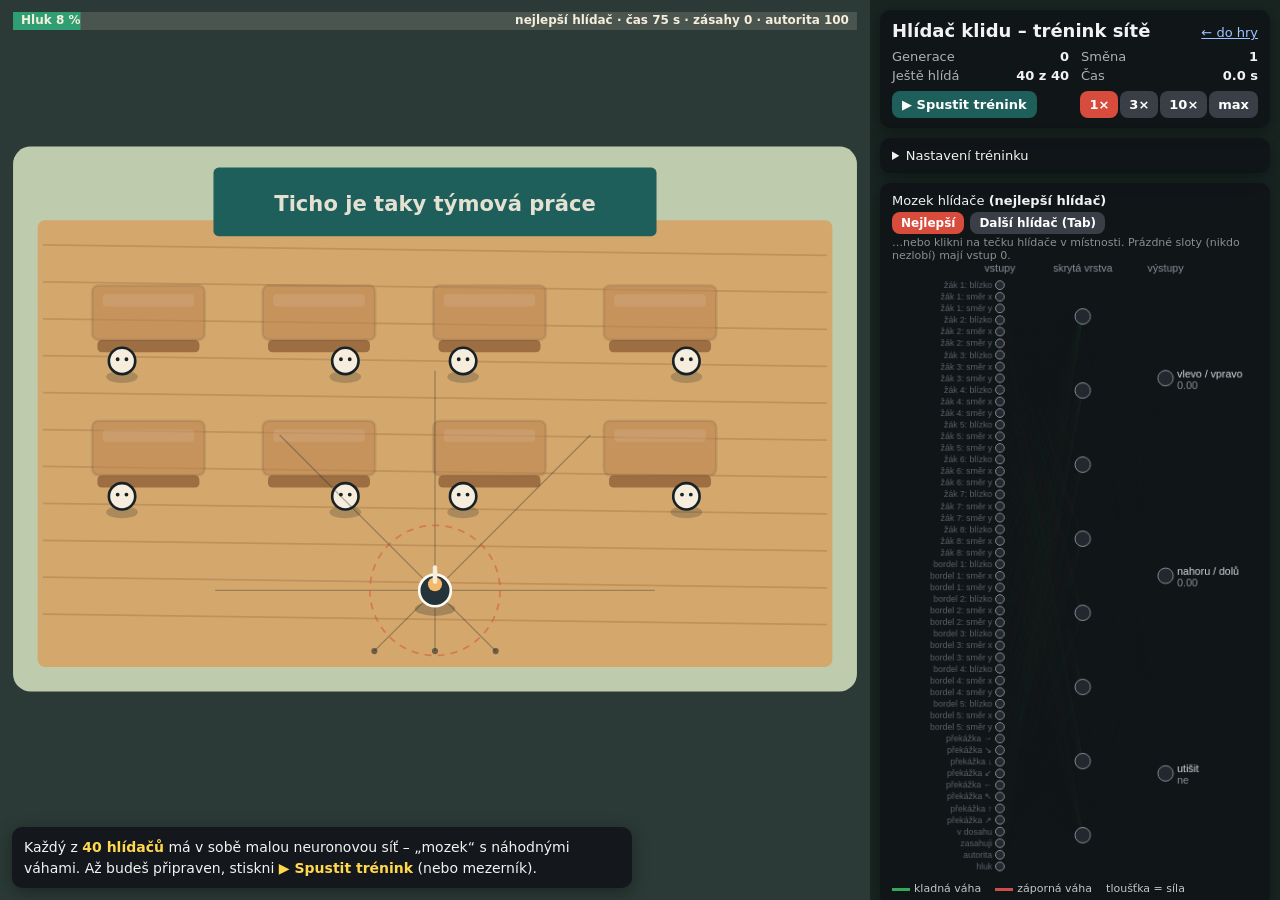
<file: hlidac-klidu/trenink/index.html>
<!doctype html>
<html lang="cs">
<head>
<meta charset="utf-8">
<meta name="viewport" content="width=device-width, initial-scale=1">
<title>Hlídač klidu – trénink</title>
<link rel="stylesheet" href="css/train.css">
</head>
<body>
<canvas id="game"></canvas>

<div id="story" class="panel"></div>
<div id="toast" class="hidden"></div>

<div id="tside">
  <div class="panel head">
    <div class="title-row"><h2>Hlídač klidu – trénink sítě</h2><a href="../index.html">← do hry</a></div>
    <div class="stats">
      <div><span>Generace</span><b id="st-gen">0</b></div>
      <div><span>Směna</span><b id="st-scen"></b></div>
      <div><span>Ještě hlídá</span><b id="st-alive"></b></div>
      <div><span>Čas</span><b id="st-time"></b></div>
    </div>
    <div class="btns">
      <button id="b-play">▶ Spustit trénink</button>
      <span class="speed" id="speeds">
        <button data-speed="1">1×</button><button data-speed="3">3×</button><button data-speed="10">10×</button><button data-speed="0">max</button>
      </span>
    </div>
  </div>

  <details class="panel" id="settings">
    <summary>Nastavení tréninku</summary>
    <div class="grid">
      <div>Směny, na kterých se trénuje (každá má jiné pořadí, kdo začne zlobit):
        <div id="set-scen"></div>
      </div>
      <label class="check option"><input id="set-desks" type="checkbox">
        <span><b>Kolize s lavicemi</b> – hlídač musí lavice obcházet jako ve hře a lavice se objeví v jeho paprscích
        (8 směrů, vzdálenost k nejbližší překážce). Bez kolizí jimi prochází a paprsky vidí jen stěny.</span></label>
      <label class="check option"><input id="set-messes" type="checkbox" checked>
        <span><b>Bordel na zemi</b> – papírky a židle, které je potřeba uklidit.</span></label>
      <label>Počet hlídačů v generaci: <b id="set-pop-v"></b><input id="set-pop" type="range" min="10" max="100" step="10"></label>
      <label>Skrytých neuronů: <b id="set-hid-v"></b><input id="set-hid" type="range" min="2" max="16"></label>
      <label>Síla mutace: <b id="set-mut-v"></b><input id="set-mut" type="range" min="0.1" max="1.5" step="0.1"></label>
      <button id="b-reset">⟲ Začít znovu s náhodnými mozky</button>
    </div>
  </details>

  <div class="panel">
    <div class="ptitle">Mozek hlídače <b id="net-who"></b></div>
    <div class="btns follow">
      <button id="f-leader" class="on">Nejlepší</button>
      <button id="f-next">Další hlídač (Tab)</button>
    </div>
    <div class="hint">…nebo klikni na tečku hlídače v místnosti. Prázdné sloty (nikdo nezlobí) mají vstup 0.</div>
    <canvas id="net" width="380" height="640"></canvas>
    <div class="legend"><span><i class="w pos"></i>kladná váha</span><span><i class="w neg"></i>záporná váha</span><span>tloušťka = síla</span></div>
  </div>

  <div class="panel">
    <div class="ptitle">Skóre generací <span class="hint">(průměrný klid ve třídě + 0,01 za zásah, součet přes směny)</span></div>
    <canvas id="chart" width="380" height="170"></canvas>
    <div class="legend"><span><i class="l best"></i>nejlepší hlídač</span><span><i class="l avg"></i>průměr generace</span><span><i class="l bot"></i>pravidlový bot</span></div>
  </div>

  <div class="panel">
    <div class="btns wrap">
      <button id="b-champ">🏆 Předvést šampiona</button>
      <select id="champ-scen" title="Směna pro předvedení"></select>
      <select id="champ-who" title="Kdo hlídá">
        <option value="champ">hlídá síť</option>
        <option value="bot">hlídá bot (pravidla)</option>
        <option value="human">hlídám já (WASD + mezerník)</option>
      </select>
      <button id="b-pre" class="secondary">Načíst předtrénovanou</button>
      <button id="b-save" class="secondary">Stáhnout síť</button>
      <button id="b-load" class="secondary">Nahrát síť</button>
      <input id="f-load" type="file" accept=".json" class="hidden">
    </div>
  </div>

</div>

<script src="js/engine.js"></script>
<script src="js/neural.js"></script>
<script src="js/pretrained.js"></script>
<script src="js/pretrained-collisions.js"></script>
<script src="js/render.js"></script>
<script src="js/train-ui.js"></script>
</body>
</html>
</file>
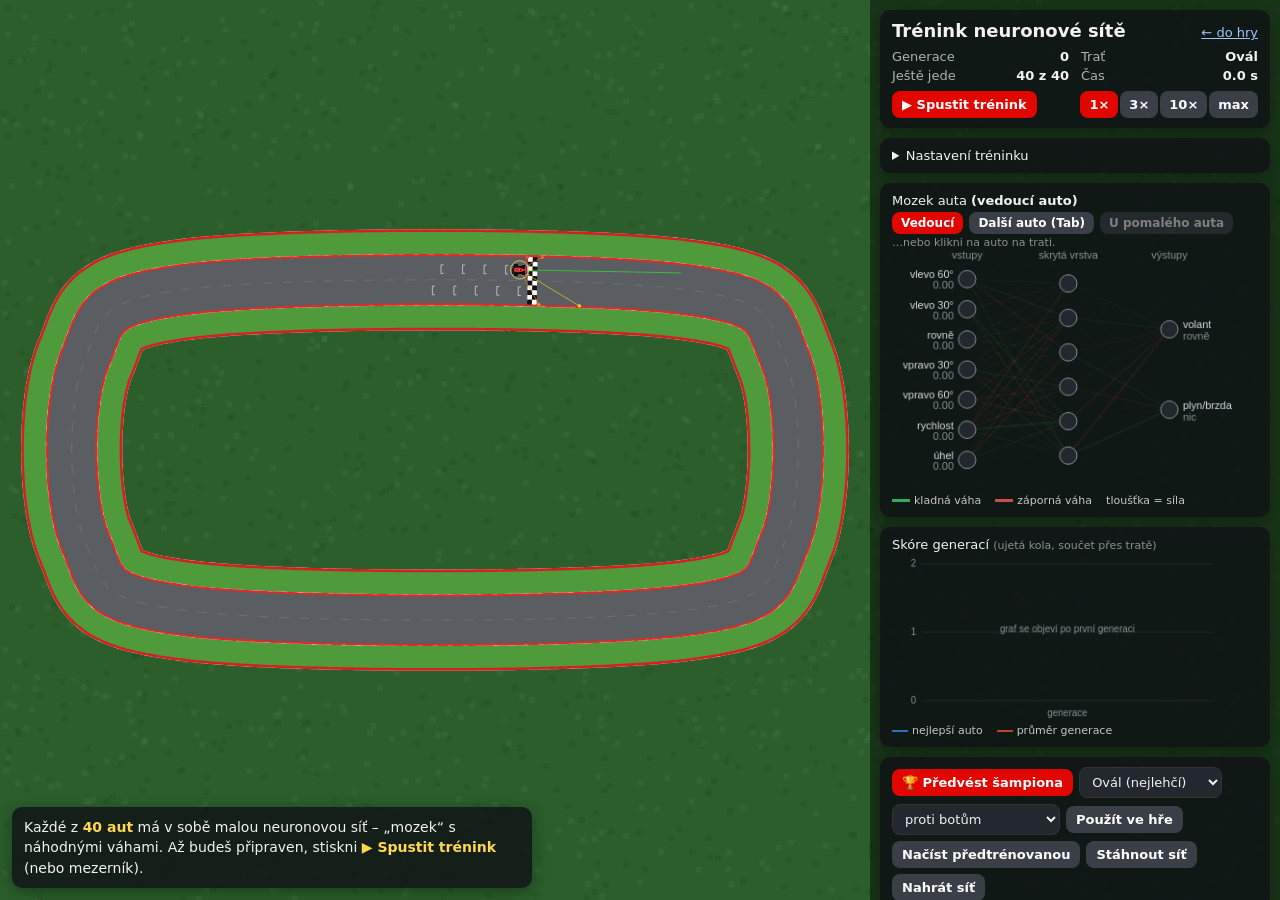
<file: f1/train.html>
<!doctype html>
<html lang="cs">
<head>
<meta charset="utf-8">
<meta name="viewport" content="width=device-width, initial-scale=1">
<title>Trénink neuronové sítě</title>
<link rel="stylesheet" href="css/style.css">
<link rel="stylesheet" href="css/train.css">
</head>
<body>
<canvas id="game"></canvas>

<div id="story" class="panel"></div>
<div id="toast" class="hidden"></div>

<div id="tside">
  <div class="panel head">
    <div class="title-row"><h2>Trénink neuronové sítě</h2><a href="index.html">← do hry</a></div>
    <div class="stats">
      <div><span>Generace</span><b id="st-gen">0</b></div>
      <div><span>Trať</span><b id="st-track"></b></div>
      <div><span>Ještě jede</span><b id="st-alive"></b></div>
      <div><span>Čas</span><b id="st-time"></b></div>
    </div>
    <div class="btns">
      <button id="b-play">▶ Spustit trénink</button>
      <span class="speed" id="speeds">
        <button data-speed="1">1×</button><button data-speed="3">3×</button><button data-speed="10">10×</button><button data-speed="0">max</button>
      </span>
    </div>
  </div>

  <details class="panel" id="settings">
    <summary>Nastavení tréninku</summary>
    <div class="grid">
      <div>Tratě, na kterých se trénuje:
        <div id="set-tracks"></div>
      </div>
      <label class="check overtake"><input id="set-traffic" type="checkbox">
        <span><b>Předjíždění</b> – na trati jezdí pomalá auta a mozky dostanou 3 nové vstupy: jak daleko je auto
        vpředu, na které straně je a jak rychle se k němu blížím. Srážka s pomalým autem = havárie.</span></label>
      <label>Počet aut v generaci: <b id="set-pop-v"></b><input id="set-pop" type="range" min="10" max="100" step="10"></label>
      <label>Skrytých neuronů: <b id="set-hid-v"></b><input id="set-hid" type="range" min="2" max="12"></label>
      <label>Síla mutace: <b id="set-mut-v"></b><input id="set-mut" type="range" min="0.1" max="1.5" step="0.1"></label>
      <button id="b-reset">⟲ Začít znovu s náhodnými mozky</button>
    </div>
  </details>

  <div class="panel">
    <div class="ptitle">Mozek auta <b id="net-who"></b></div>
    <div class="btns follow">
      <button id="f-leader" class="on">Vedoucí</button>
      <button id="f-next">Další auto (Tab)</button>
      <button id="f-traffic">U pomalého auta</button>
    </div>
    <div class="hint">…nebo klikni na auto na trati.</div>
    <canvas id="net" width="380" height="250"></canvas>
    <div class="legend"><span><i class="w pos"></i>kladná váha</span><span><i class="w neg"></i>záporná váha</span><span>tloušťka = síla</span></div>
  </div>

  <div class="panel">
    <div class="ptitle">Skóre generací <span class="hint">(ujetá kola, součet přes tratě)</span></div>
    <canvas id="chart" width="380" height="170"></canvas>
    <div class="legend"><span><i class="l best"></i>nejlepší auto</span><span><i class="l avg"></i>průměr generace</span></div>
  </div>

  <div class="panel">
    <div class="btns wrap">
      <button id="b-champ">🏆 Předvést šampiona</button>
      <select id="champ-track" title="Trať pro předvedení"></select>
      <select id="champ-mode" title="Proti komu šampion jede">
        <option value="bots">proti botům</option>
        <option value="traffic">v pomalém provozu</option>
      </select>
      <button id="b-use" class="secondary">Použít ve hře</button>
      <button id="b-pre" class="secondary">Načíst předtrénovanou</button>
      <button id="b-save" class="secondary">Stáhnout síť</button>
      <button id="b-load" class="secondary">Nahrát síť</button>
      <input id="f-load" type="file" accept=".json" class="hidden">
    </div>
  </div>

</div>

<script src="js/engine.js"></script>
<script src="js/neural.js"></script>
<script src="js/pretrained.js"></script>
<script src="js/pretrained-overtake.js"></script>
<script src="js/render.js"></script>
<script src="js/train-ui.js"></script>
</body>
</html>
</file>
<file: f1/css/style.css>
* { box-sizing: border-box; }
html, body { margin: 0; height: 100%; overflow: hidden; background: #1d3d1d; color: #f2f2f2;
  font-family: "Segoe UI", system-ui, -apple-system, sans-serif; }
canvas { display: block; width: 100vw; height: 100vh; }
.hidden { display: none !important; }

#sidebar { position: absolute; top: 0; right: 0; bottom: 0; width: 300px; padding: 10px; display: flex;
  flex-direction: column; gap: 10px; overflow-y: auto; background: rgba(10, 20, 10, .55); }
.panel { background: rgba(15, 18, 22, .82); border-radius: 10px; padding: 10px 12px;
  font-size: 13px; box-shadow: 0 4px 16px rgba(0,0,0,.35); }


#standings .row { display: flex; align-items: center; gap: 8px; padding: 2px 0; }
#standings .pos { width: 18px; text-align: right; opacity: .7; }
#standings .dot { width: 10px; height: 10px; border-radius: 3px; flex: none; }
#standings .name { flex: 1; }
#standings .state { opacity: .75; font-variant-numeric: tabular-nums; }
#standings .crashed { opacity: .45; text-decoration: line-through; }
#standings .sel { color: #ffd84d; }

#players { display: flex; flex-direction: column; gap: 8px; }
#players:empty { display: none; }
.player { background: rgba(15, 18, 22, .85); border-radius: 10px; padding: 8px 14px;
  border-top: 4px solid; font-variant-numeric: tabular-nums; }
.player .big { font-size: 26px; font-weight: 700; }
.player .small { font-size: 12px; opacity: .8; }
.player.crash { background: rgba(120, 10, 10, .9); }


.insp-title { margin-bottom: 6px; }
.hint { opacity: .55; font-size: 11px; }
#insp-bars { display: flex; gap: 6px; align-items: flex-end; height: 70px; margin: 6px 0 4px; }
#insp-bars .bar { flex: 1; background: rgba(255,255,255,.08); height: 100%; position: relative; border-radius: 4px; overflow: hidden; }
#insp-bars .fill { position: absolute; left: 0; right: 0; bottom: 0; border-radius: 4px; }
#insp-bars .lbl { position: absolute; left: 0; right: 0; top: 2px; font-size: 10px; text-align: center; opacity: .8; }
.insp-row { display: flex; justify-content: space-between; padding: 1px 0; }
.insp-inputs { margin-top: 6px; font-size: 11px; opacity: .85; }
.insp-inputs code { font-size: 11px; color: #9fe39f; word-break: break-all; }

#help { position: absolute; bottom: 8px; left: calc((100% - 300px) / 2); transform: translateX(-50%); font-size: 12px; opacity: .7;
  background: rgba(0,0,0,.4); padding: 3px 10px; border-radius: 6px; white-space: nowrap; }

#lights { position: absolute; top: 40%; left: calc((100% - 300px) / 2); transform: translateX(-50%); display: flex; gap: 10px;
  background: #111; padding: 10px 14px; border-radius: 10px; }
#lights i { width: 30px; height: 30px; border-radius: 50%; background: #333; display: block; }
#lights i.on { background: #ff1a1a; box-shadow: 0 0 14px #ff1a1a; }

#banner { position: absolute; top: 55%; left: calc((100% - 300px) / 2); transform: translate(-50%, -50%); font-size: 54px; font-weight: 800;
  text-shadow: 0 3px 12px rgba(0,0,0,.7); pointer-events: none; text-align: center; }

.overlay { position: fixed; inset: 0; display: flex; align-items: center; justify-content: center;
  background: rgba(10, 14, 10, .55); padding: 16px; }
.card { background: #15181d; border-radius: 16px; padding: 24px 28px; width: min(560px, 100%);
  box-shadow: 0 10px 40px rgba(0,0,0,.5); border-top: 6px solid #e10600; max-height: 100%; overflow: auto; }
.card h1 { margin: 0 0 4px; font-size: 32px; letter-spacing: .5px; }
.sub { margin: 0 0 18px; opacity: .75; }
.grid { display: grid; gap: 12px; }
label { display: flex; flex-direction: column; gap: 4px; font-size: 14px; }
label.check { flex-direction: row; align-items: center; gap: 8px; }
select, input[type=range] { font: inherit; padding: 6px 8px; border-radius: 8px; border: 1px solid #333; background: #23272e; color: inherit; }
.controls { display: flex; gap: 18px; margin: 18px 0; font-size: 14px; flex-wrap: wrap; }
.pill { display: inline-block; padding: 1px 8px; border-radius: 10px; font-size: 12px; font-weight: 700; margin-right: 4px; }
.pill.red { background: #e10600; } .pill.blue { background: #1e5bff; }
button { font: inherit; font-size: 17px; font-weight: 700; padding: 10px 22px; border: 0; border-radius: 10px;
  background: #e10600; color: #fff; cursor: pointer; }
button:hover { filter: brightness(1.15); }
button.secondary { background: #3a3f47; }
.buttons { display: flex; gap: 10px; margin-top: 16px; }
#results-table { width: 100%; border-collapse: collapse; font-variant-numeric: tabular-nums; }
#results-table td { padding: 5px 6px; border-bottom: 1px solid #2a2e35; }
a.btn-link { align-self: center; color: #9ec5ff; font-size: 15px; margin-left: 8px; }
</file>
<file: hlidac-klidu/trenink/css/train.css>
* { box-sizing: border-box; }
html, body { margin: 0; height: 100%; overflow: hidden; background: #2b3a36; color: #f2f2f2;
  font-family: "Segoe UI", system-ui, -apple-system, sans-serif; }
canvas#game { display: block; width: 100vw; height: 100vh; }
.hidden { display: none !important; }
.panel { background: rgba(15, 18, 22, .82); border-radius: 10px; padding: 10px 12px;
  font-size: 13px; box-shadow: 0 4px 16px rgba(0,0,0,.35); }
.hint { opacity: .55; font-size: 11px; }
.grid { display: grid; gap: 12px; }
label { display: flex; flex-direction: column; gap: 4px; font-size: 14px; }
label.check { flex-direction: row; align-items: center; gap: 8px; }
select, input[type=range] { font: inherit; padding: 6px 8px; border-radius: 8px; border: 1px solid #333; background: #23272e; color: inherit; }
button { font: inherit; font-size: 17px; font-weight: 700; padding: 10px 22px; border: 0; border-radius: 10px;
  background: #1f5f5b; color: #fff; cursor: pointer; }
button:hover { filter: brightness(1.15); }
button.secondary { background: #3a3f47; }

#tside { position: absolute; top: 0; right: 0; bottom: 0; width: 410px; padding: 10px; display: flex;
  flex-direction: column; gap: 10px; overflow-y: auto; background: rgba(10, 20, 18, .55); }
#tside .panel { position: static; flex: none; }
.title-row { display: flex; justify-content: space-between; align-items: baseline; }
.title-row h2 { margin: 0 0 8px; font-size: 18px; }
.title-row a { color: #9ec5ff; font-size: 13px; }
.stats { display: grid; grid-template-columns: 1fr 1fr; gap: 4px 12px; margin-bottom: 8px; font-variant-numeric: tabular-nums; }
.stats div { display: flex; justify-content: space-between; gap: 6px; }
.stats span { opacity: .7; }
.stats b { white-space: nowrap; overflow: hidden; text-overflow: ellipsis; }
.btns { display: flex; gap: 6px; align-items: center; }
.btns.wrap { flex-wrap: wrap; }
.btns button, #settings button { font-size: 13px; padding: 6px 10px; border-radius: 8px; }
.speed { display: flex; gap: 2px; margin-left: auto; }
.speed button { background: #3a3f47; padding: 6px 9px; }
.speed button.on { background: #d84c3d; }
.ptitle { margin-bottom: 4px; }
canvas#net, canvas#chart { width: 100%; height: auto; display: block; }
.legend { display: flex; gap: 14px; font-size: 11px; opacity: .8; margin-top: 4px; flex-wrap: wrap; }
.legend i { display: inline-block; vertical-align: middle; margin-right: 4px; }
.legend i.w { width: 18px; height: 3px; }
.legend i.pos { background: #3ecf6e; } .legend i.neg { background: #ff5a5a; }
.legend i.l { width: 16px; height: 2px; }
.legend i.best { background: #3987e5; } .legend i.avg { background: #d95926; }
.legend i.bot { background: none; border-top: 2px dashed #9aa0a6; height: 0; }
#settings summary { cursor: pointer; }
.btns.follow { margin: 2px 0 2px; flex-wrap: wrap; }
.btns.follow button { background: #3a3f47; padding: 4px 9px; font-size: 12px; }
.btns.follow button.on { background: #d84c3d; }
#settings .grid { margin-top: 10px; }
label.option { align-items: flex-start; background: rgba(255,216,77,.08); padding: 8px; border-radius: 8px; font-size: 13px; }
label.option input { margin-top: 3px; }
#set-scen { display: flex; flex-wrap: wrap; gap: 4px 14px; margin-top: 4px; }
#set-scen label { flex-direction: row; gap: 6px; align-items: center; }

#story { position: absolute; left: 12px; bottom: 12px; max-width: min(620px, calc(100% - 450px)); font-size: 14px; line-height: 1.45; }
#story b { color: #ffd84d; }
#toast { position: absolute; left: calc((100% - 410px) / 2); top: 54px; transform: translateX(-50%);
  background: rgba(15, 18, 22, .92); border-left: 4px solid #3987e5; padding: 10px 16px; border-radius: 8px;
  font-size: 14px; max-width: min(560px, calc(100% - 440px)); box-shadow: 0 4px 16px rgba(0,0,0,.4); z-index: 2; }
#chart-tip { position: fixed; pointer-events: none; background: #0d0f12; border: 1px solid #333; border-radius: 6px;
  padding: 4px 8px; font-size: 12px; font-variant-numeric: tabular-nums; }
</file>
<file: f1/css/train.css>
#tside { position: absolute; top: 0; right: 0; bottom: 0; width: 410px; padding: 10px; display: flex;
  flex-direction: column; gap: 10px; overflow-y: auto; background: rgba(10, 20, 10, .55); }
#tside .panel { position: static; }
.title-row { display: flex; justify-content: space-between; align-items: baseline; }
.title-row h2 { margin: 0 0 8px; font-size: 18px; }
.title-row a { color: #9ec5ff; font-size: 13px; }
.stats { display: grid; grid-template-columns: 1fr 1fr; gap: 4px 12px; margin-bottom: 8px; font-variant-numeric: tabular-nums; }
.stats div { display: flex; justify-content: space-between; gap: 6px; }
.stats span { opacity: .7; }
.stats b { white-space: nowrap; overflow: hidden; text-overflow: ellipsis; }
.btns { display: flex; gap: 6px; align-items: center; }
.btns.wrap { flex-wrap: wrap; }
.btns button, #settings button { font-size: 13px; padding: 6px 10px; border-radius: 8px; }
.speed { display: flex; gap: 2px; margin-left: auto; }
.speed button { background: #3a3f47; padding: 6px 9px; }
.speed button.on { background: #e10600; }
.ptitle { margin-bottom: 4px; }
canvas#net, canvas#chart { width: 100%; height: auto; display: block; }
.legend { display: flex; gap: 14px; font-size: 11px; opacity: .8; margin-top: 4px; flex-wrap: wrap; }
.legend i { display: inline-block; vertical-align: middle; margin-right: 4px; }
.legend i.w { width: 18px; height: 3px; }
.legend i.pos { background: #3ecf6e; } .legend i.neg { background: #ff5a5a; }
.legend i.l { width: 16px; height: 2px; }
.legend i.best { background: #3987e5; } .legend i.avg { background: #d95926; }
#settings summary { cursor: pointer; }
.btns.follow { margin: 2px 0 2px; flex-wrap: wrap; }
.btns.follow button { background: #3a3f47; padding: 4px 9px; font-size: 12px; }
.btns.follow button.on { background: #e10600; }
.btns.follow button.dim { opacity: .45; }
#settings .grid { margin-top: 10px; }
label.overtake { align-items: flex-start; background: rgba(255,216,77,.08); padding: 8px; border-radius: 8px; font-size: 13px; }
label.overtake input { margin-top: 3px; }
#set-tracks label { flex-direction: row; gap: 6px; align-items: center; }

#story { position: absolute; left: 12px; bottom: 12px; max-width: min(520px, calc(100% - 450px)); font-size: 14px; line-height: 1.45; }
#story b { color: #ffd84d; }
#toast { position: absolute; left: calc((100% - 410px) / 2); top: 14px; transform: translateX(-50%);
  background: rgba(15, 18, 22, .92); border-left: 4px solid #3987e5; padding: 10px 16px; border-radius: 8px;
  font-size: 14px; max-width: min(560px, calc(100% - 440px)); box-shadow: 0 4px 16px rgba(0,0,0,.4); }
#chart-tip { position: fixed; pointer-events: none; background: #0d0f12; border: 1px solid #333; border-radius: 6px;
  padding: 4px 8px; font-size: 12px; font-variant-numeric: tabular-nums; }
</file>
